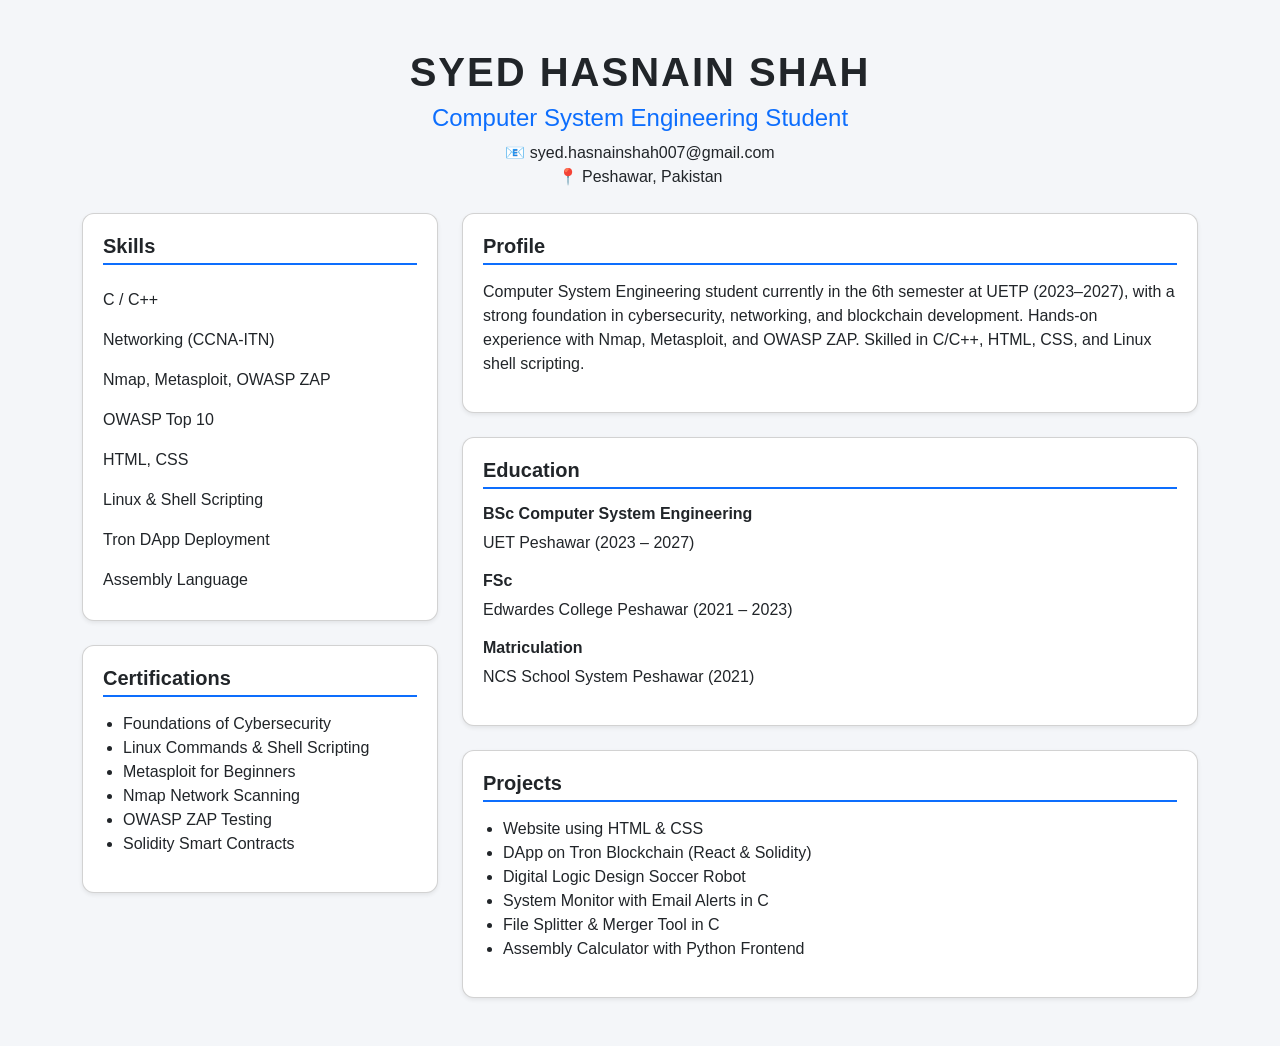
<file: index.html>
<!DOCTYPE html>
<html lang="en">
<head>
    <meta charset="UTF-8">
    <meta name="viewport" content="width=device-width, initial-scale=1">
    <title>Resume - Syed Hasnain Shah</title>

    <!-- Bootstrap CSS -->
    <link href="https://cdn.jsdelivr.net/npm/bootstrap@5.3.2/dist/css/bootstrap.min.css" rel="stylesheet">

    <!-- External CSS -->
    <link rel="stylesheet" href="style.css">
</head>
<body>

<div class="container my-5">

    <!-- Header -->
    <div class="text-center mb-4">
        <h1 class="fw-bold">SYED HASNAIN SHAH</h1>
        <h4 class="text-primary">Computer System Engineering Student</h4>
        <p class="mb-0">📧 syed.hasnainshah007@gmail.com</p>
        <p>📍 Peshawar, Pakistan</p>
    </div>

    <div class="row">

        <!-- Left Column -->
        <div class="col-md-4">

            <div class="card mb-4 shadow-sm">
                <div class="card-body">
                    <h5 class="section-title">Skills</h5>
                    <ul class="list-group list-group-flush">
                        <li class="list-group-item">C / C++</li>
                        <li class="list-group-item">Networking (CCNA-ITN)</li>
                        <li class="list-group-item">Nmap, Metasploit, OWASP ZAP</li>
                        <li class="list-group-item">OWASP Top 10</li>
                        <li class="list-group-item">HTML, CSS</li>
                        <li class="list-group-item">Linux & Shell Scripting</li>
                        <li class="list-group-item">Tron DApp Deployment</li>
                        <li class="list-group-item">Assembly Language</li>
                    </ul>
                </div>
            </div>

            <div class="card shadow-sm">
                <div class="card-body">
                    <h5 class="section-title">Certifications</h5>
                    <ul>
                        <li>Foundations of Cybersecurity</li>
                        <li>Linux Commands & Shell Scripting</li>
                        <li>Metasploit for Beginners</li>
                        <li>Nmap Network Scanning</li>
                        <li>OWASP ZAP Testing</li>
                        <li>Solidity Smart Contracts</li>
                    </ul>
                </div>
            </div>

        </div>

        <!-- Right Column -->
        <div class="col-md-8">

            <div class="card mb-4 shadow-sm">
                <div class="card-body">
                    <h5 class="section-title">Profile</h5>
                    <p>
                        Computer System Engineering student currently in the 6th semester at UETP (2023–2027),
                        with a strong foundation in cybersecurity, networking, and blockchain development.
                        Hands-on experience with Nmap, Metasploit, and OWASP ZAP.
                        Skilled in C/C++, HTML, CSS, and Linux shell scripting.
                    </p>
                </div>
            </div>

            <div class="card mb-4 shadow-sm">
                <div class="card-body">
                    <h5 class="section-title">Education</h5>

                    <h6 class="fw-bold">BSc Computer System Engineering</h6>
                    <p>UET Peshawar (2023 – 2027)</p>

                    <h6 class="fw-bold">FSc</h6>
                    <p>Edwardes College Peshawar (2021 – 2023)</p>

                    <h6 class="fw-bold">Matriculation</h6>
                    <p>NCS School System Peshawar (2021)</p>
                </div>
            </div>

            <div class="card shadow-sm">
                <div class="card-body">
                    <h5 class="section-title">Projects</h5>
                    <ul>
                        <li>Website using HTML & CSS</li>
                        <li>DApp on Tron Blockchain (React & Solidity)</li>
                        <li>Digital Logic Design Soccer Robot</li>
                        <li>System Monitor with Email Alerts in C</li>
                        <li>File Splitter & Merger Tool in C</li>
                        <li>Assembly Calculator with Python Frontend</li>
                    </ul>
                </div>
            </div>

        </div>
    </div>

</div>

<!-- Bootstrap JS -->
<script src="https://cdn.jsdelivr.net/npm/bootstrap@5.3.2/dist/js/bootstrap.bundle.min.js"></script>

</body>
</html>
</file>
<file: style.css>
body {
    background-color: #f4f6f9;
    font-family: 'Segoe UI', Tahoma, Geneva, Verdana, sans-serif;
}

.section-title {
    border-bottom: 2px solid #0d6efd;
    padding-bottom: 5px;
    margin-bottom: 15px;
    font-weight: bold;
}

.card {
    border-radius: 12px;
}

.card-body {
    padding: 20px;
}

h1 {
    letter-spacing: 2px;
}

ul {
    padding-left: 20px;
}

.list-group-item {
    border: none;
    padding-left: 0;
}
</file>
